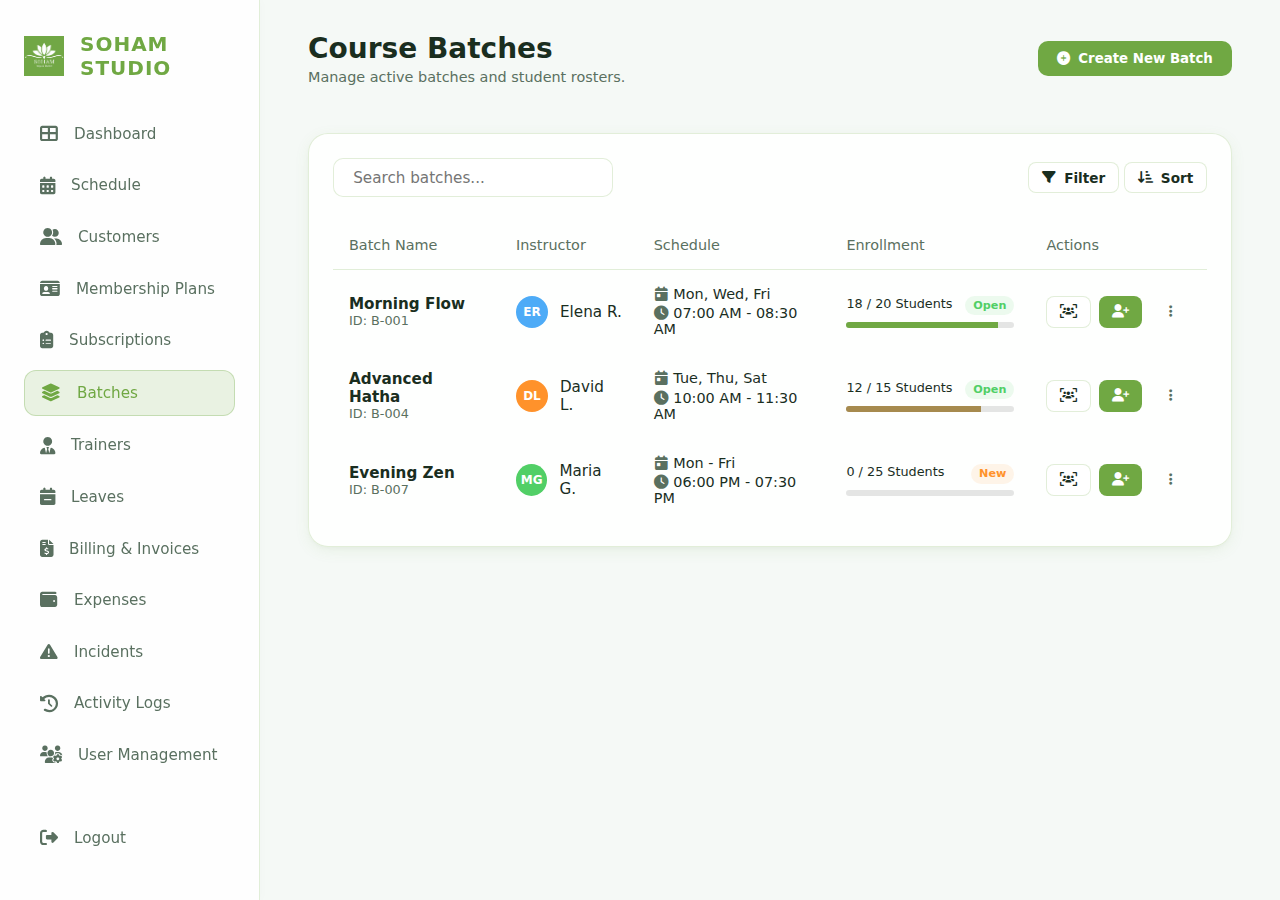
<file: batches.html>
<!DOCTYPE html>
<html lang="en">

<head>
    <meta charset="UTF-8">
    <meta name="viewport" content="width=device-width, initial-scale=1.0">
    <title>Batches | Soham Studio Admin</title>
    <link rel="stylesheet" href="style.css">
    <link rel="stylesheet" href="https://cdnjs.cloudflare.com/ajax/libs/font-awesome/6.4.0/css/all.min.css">
</head>

<body>
    <script src="components/sidebar.js"></script>
    <script src="components/batch-form.js"></script>

    <main class="main-content">
        <header class="animate-fade-in">
            <div class="header-title">
                <h1>Course Batches</h1>
                <p>Manage active batches and student rosters.</p>
            </div>
            <div class="header-actions">
                <button id="new-batch-btn" class="btn btn-primary"><i class="fas fa-plus-circle"></i> Create New
                    Batch</button>
            </div>
        </header>

        <section class="data-container animate-fade-in">
            <div class="table-header">
                <div class="search-box">
                    <input type="text" placeholder="Search batches...">
                </div>
                <div class="filters">
                    <button class="btn btn-secondary btn-sm"><i class="fas fa-filter"></i> Filter</button>
                    <button class="btn btn-secondary btn-sm"><i class="fas fa-arrow-down-short-wide"></i> Sort</button>
                </div>
            </div>
            <table>
                <thead>
                    <tr>
                        <th>Batch Name</th>
                        <th>Instructor</th>
                        <th>Schedule</th>
                        <th>Enrollment</th>
                        <th>Actions</th>
                    </tr>
                </thead>
                <tbody>
                    <tr>
                        <td>
                            <div style="font-weight: 600; color: var(--text-primary);">Morning Flow</div>
                            <div style="font-size: 0.8rem; color: var(--text-secondary);">ID: B-001</div>
                        </td>
                        <td>
                            <div style="display: flex; align-items: center; gap: 0.75rem;">
                                <div
                                    style="width: 32px; height: 32px; border-radius: 50%; background: #4dabf7; display: flex; align-items: center; justify-content: center; font-size: 0.75rem; font-weight: 600; color: white;">
                                    ER</div>
                                <span>Elena R.</span>
                            </div>
                        </td>
                        <td>
                            <div style="display: flex; flex-direction: column; gap: 0.2rem;">
                                <span style="font-size: 0.9rem;"><i class="fas fa-calendar-day"
                                        style="width: 15px; text-align: center; color: var(--text-secondary);"></i> Mon,
                                    Wed, Fri</span>
                                <span style="font-size: 0.9rem;"><i class="fas fa-clock"
                                        style="width: 15px; text-align: center; color: var(--text-secondary);"></i>
                                    07:00 AM - 08:30 AM</span>
                            </div>
                        </td>
                        <td style="width: 200px;">
                            <div
                                style="display: flex; justify-content: space-between; font-size: 0.8rem; margin-bottom: 0.4rem;">
                                <span>18 / 20 Students</span>
                                <span class="status-pill status-active"
                                    style="padding: 0.2rem 0.5rem; font-size: 0.7rem;">Open</span>
                            </div>
                            <div
                                style="height: 6px; background: rgba(0,0,0,0.1); border-radius: 3px; overflow: hidden;">
                                <div style="width: 90%; height: 100%; background: var(--primary);"></div>
                            </div>
                        </td>
                        <td>
                            <div style="display: flex; gap: 0.5rem;">
                                <button class="btn btn-secondary btn-sm" title="Manage Roster"><i
                                        class="fas fa-users-viewfinder"></i></button>
                                <button class="btn btn-primary btn-sm" title="Enroll Student"><i
                                        class="fas fa-user-plus"></i></button>
                                <button class="btn btn-icon"
                                    style="background: none; border: none; color: var(--text-secondary); cursor: pointer;"><i
                                        class="fas fa-ellipsis-v"></i></button>
                            </div>
                        </td>
                    </tr>
                    <tr>
                        <td>
                            <div style="font-weight: 600; color: var(--text-primary);">Advanced Hatha</div>
                            <div style="font-size: 0.8rem; color: var(--text-secondary);">ID: B-004</div>
                        </td>
                        <td>
                            <div style="display: flex; align-items: center; gap: 0.75rem;">
                                <div
                                    style="width: 32px; height: 32px; border-radius: 50%; background: #ff922b; display: flex; align-items: center; justify-content: center; font-size: 0.75rem; font-weight: 600; color: white;">
                                    DL</div>
                                <span>David L.</span>
                            </div>
                        </td>
                        <td>
                            <div style="display: flex; flex-direction: column; gap: 0.2rem;">
                                <span style="font-size: 0.9rem;"><i class="fas fa-calendar-day"
                                        style="width: 15px; text-align: center; color: var(--text-secondary);"></i> Tue,
                                    Thu, Sat</span>
                                <span style="font-size: 0.9rem;"><i class="fas fa-clock"
                                        style="width: 15px; text-align: center; color: var(--text-secondary);"></i>
                                    10:00 AM - 11:30 AM</span>
                            </div>
                        </td>
                        <td style="width: 200px;">
                            <div
                                style="display: flex; justify-content: space-between; font-size: 0.8rem; margin-bottom: 0.4rem;">
                                <span>12 / 15 Students</span>
                                <span class="status-pill status-active"
                                    style="padding: 0.2rem 0.5rem; font-size: 0.7rem;">Open</span>
                            </div>
                            <div
                                style="height: 6px; background: rgba(0,0,0,0.1); border-radius: 3px; overflow: hidden;">
                                <div style="width: 80%; height: 100%; background: var(--secondary);"></div>
                            </div>
                        </td>
                        <td>
                            <div style="display: flex; gap: 0.5rem;">
                                <button class="btn btn-secondary btn-sm" title="Manage Roster"><i
                                        class="fas fa-users-viewfinder"></i></button>
                                <button class="btn btn-primary btn-sm" title="Enroll Student"><i
                                        class="fas fa-user-plus"></i></button>
                                <button class="btn btn-icon"
                                    style="background: none; border: none; color: var(--text-secondary); cursor: pointer;"><i
                                        class="fas fa-ellipsis-v"></i></button>
                            </div>
                        </td>
                    </tr>
                    <tr>
                        <td>
                            <div style="font-weight: 600; color: var(--text-primary);">Evening Zen</div>
                            <div style="font-size: 0.8rem; color: var(--text-secondary);">ID: B-007</div>
                        </td>
                        <td>
                            <div style="display: flex; align-items: center; gap: 0.75rem;">
                                <div
                                    style="width: 32px; height: 32px; border-radius: 50%; background: #51cf66; display: flex; align-items: center; justify-content: center; font-size: 0.75rem; font-weight: 600; color: white;">
                                    MG</div>
                                <span>Maria G.</span>
                            </div>
                        </td>
                        <td>
                            <div style="display: flex; flex-direction: column; gap: 0.2rem;">
                                <span style="font-size: 0.9rem;"><i class="fas fa-calendar-day"
                                        style="width: 15px; text-align: center; color: var(--text-secondary);"></i> Mon
                                    - Fri</span>
                                <span style="font-size: 0.9rem;"><i class="fas fa-clock"
                                        style="width: 15px; text-align: center; color: var(--text-secondary);"></i>
                                    06:00 PM - 07:30 PM</span>
                            </div>
                        </td>
                        <td style="width: 200px;">
                            <div
                                style="display: flex; justify-content: space-between; font-size: 0.8rem; margin-bottom: 0.4rem;">
                                <span>0 / 25 Students</span>
                                <span class="status-pill status-pending"
                                    style="padding: 0.2rem 0.5rem; font-size: 0.7rem;">New</span>
                            </div>
                            <div
                                style="height: 6px; background: rgba(0,0,0,0.1); border-radius: 3px; overflow: hidden;">
                                <div style="width: 0%; height: 100%; background: var(--primary);"></div>
                            </div>
                        </td>
                        <td>
                            <div style="display: flex; gap: 0.5rem;">
                                <button class="btn btn-secondary btn-sm" title="Manage Roster"><i
                                        class="fas fa-users-viewfinder"></i></button>
                                <button class="btn btn-primary btn-sm" title="Enroll Student"><i
                                        class="fas fa-user-plus"></i></button>
                                <button class="btn btn-icon"
                                    style="background: none; border: none; color: var(--text-secondary); cursor: pointer;"><i
                                        class="fas fa-ellipsis-v"></i></button>
                            </div>
                        </td>
                    </tr>
                </tbody>
            </table>
        </section>
    </main>
</body>

</html>
</file>
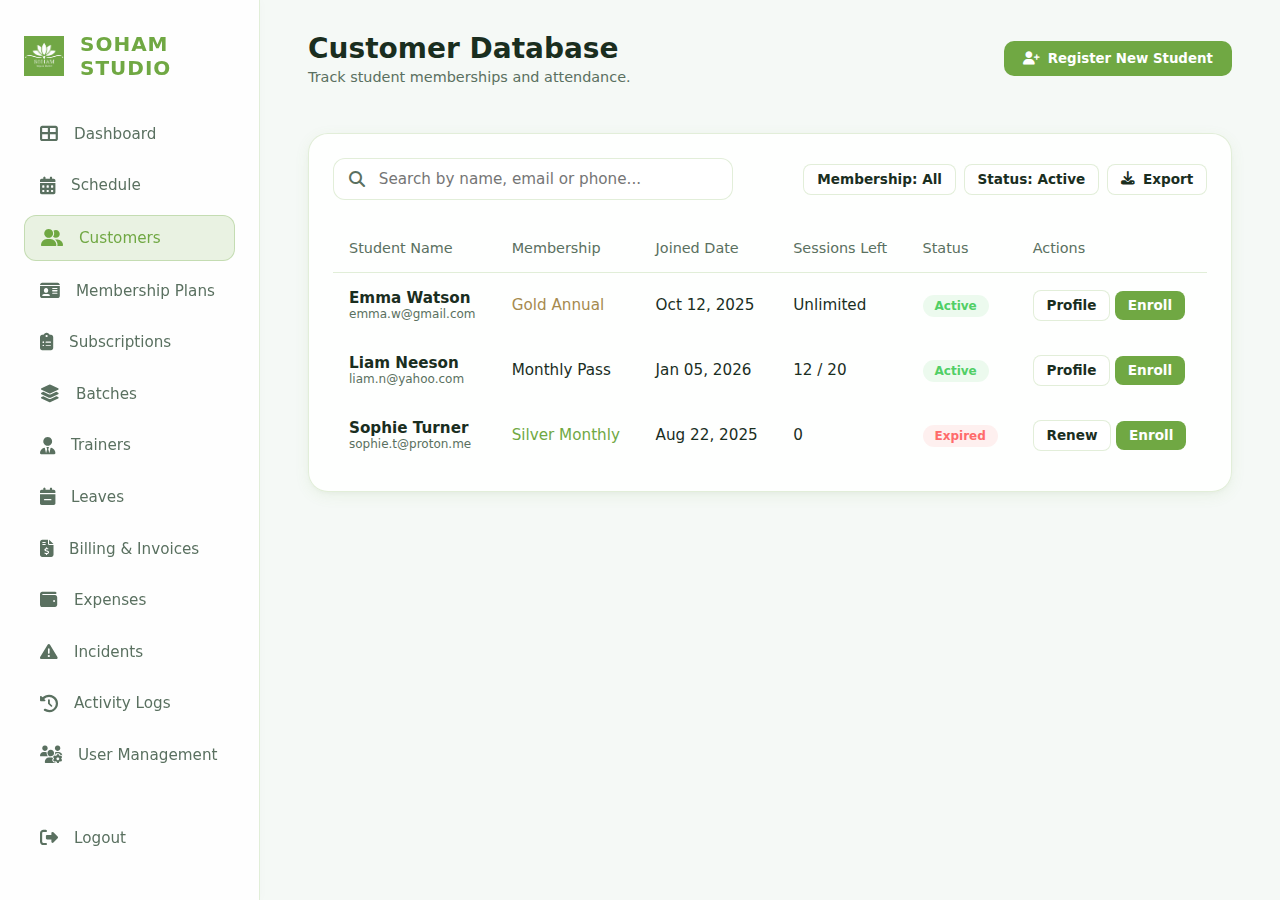
<file: customers.html>
<!DOCTYPE html>
<html lang="en">

<head>
    <meta charset="UTF-8">
    <meta name="viewport" content="width=device-width, initial-scale=1.0">
    <title>Customers | Soham Studio Admin</title>
    <link rel="stylesheet" href="style.css">
    <link rel="stylesheet" href="https://cdnjs.cloudflare.com/ajax/libs/font-awesome/6.4.0/css/all.min.css">
</head>

<body>
    <script src="components/sidebar.js"></script>
    <script src="components/student-form.js"></script>

    <main class="main-content">
        <header class="animate-fade-in">
            <div class="header-title">
                <h1>Customer Database</h1>
                <p>Track student memberships and attendance.</p>
            </div>
            <div class="header-actions">
                <button id="register-student-btn" class="btn btn-primary"><i class="fas fa-user-plus"></i> Register New
                    Student</button>
            </div>
        </header>

        <section class="data-container animate-fade-in">
            <div class="table-header">
                <div class="search-box" style="display: flex; gap: 1rem; align-items: center; flex-grow: 1;">
                    <i class="fas fa-search"
                        style="color: var(--text-secondary); position: absolute; margin-left: 1rem;"></i>
                    <input type="text" placeholder="Search by name, email or phone..."
                        style="background: var(--glass); border: 1px solid var(--glass-border); color: var(--text-primary); padding: 0.7rem 1rem 0.7rem 2.8rem; border-radius: 12px; outline: none; width: 100%; max-width: 400px;">
                </div>
                <div class="filters" style="display: flex; gap: 0.5rem;">
                    <button class="btn btn-secondary btn-sm">Membership: All</button>
                    <button class="btn btn-secondary btn-sm">Status: Active</button>
                    <button class="btn btn-secondary btn-sm"><i class="fas fa-download"></i> Export</button>
                </div>
            </div>
            <table>
                <thead>
                    <tr>
                        <th>Student Name</th>
                        <th>Membership</th>
                        <th>Joined Date</th>
                        <th>Sessions Left</th>
                        <th>Status</th>
                        <th>Actions</th>
                    </tr>
                </thead>
                <tbody>
                    <tr>
                        <td>
                            <div style="font-weight: 600;">Emma Watson</div>
                            <div style="font-size: 0.75rem; color: var(--text-secondary);">emma.w@gmail.com</div>
                        </td>
                        <td><span style="color: var(--secondary);">Gold Annual</span></td>
                        <td>Oct 12, 2025</td>
                        <td>Unlimited</td>
                        <td><span class="status-pill status-active">Active</span></td>
                        <td>
                            <button class="btn btn-secondary btn-sm" style="padding: 0.4rem 0.8rem;">Profile</button>
                            <button class="btn btn-primary btn-sm" style="padding: 0.4rem 0.8rem;">Enroll</button>
                        </td>
                    </tr>
                    <tr>
                        <td>
                            <div style="font-weight: 600;">Liam Neeson</div>
                            <div style="font-size: 0.75rem; color: var(--text-secondary);">liam.n@yahoo.com</div>
                        </td>
                        <td>Monthly Pass</td>
                        <td>Jan 05, 2026</td>
                        <td>12 / 20</td>
                        <td><span class="status-pill status-active">Active</span></td>
                        <td>
                            <button class="btn btn-secondary btn-sm" style="padding: 0.4rem 0.8rem;">Profile</button>
                            <button class="btn btn-primary btn-sm" style="padding: 0.4rem 0.8rem;">Enroll</button>
                        </td>
                    </tr>
                    <tr>
                        <td>
                            <div style="font-weight: 600;">Sophie Turner</div>
                            <div style="font-size: 0.75rem; color: var(--text-secondary);">sophie.t@proton.me</div>
                        </td>
                        <td><span style="color: var(--primary);">Silver Monthly</span></td>
                        <td>Aug 22, 2025</td>
                        <td>0</td>
                        <td><span class="status-pill status-pending"
                                style="background: rgba(255, 107, 107, 0.1); color: #ff6b6b;">Expired</span></td>
                        <td>
                            <button class="btn btn-secondary btn-sm" style="padding: 0.4rem 0.8rem;">Renew</button>
                            <button class="btn btn-primary btn-sm" style="padding: 0.4rem 0.8rem;">Enroll</button>
                        </td>
                    </tr>
                </tbody>
            </table>
        </section>
    </main>
</body>

</html>
</file>
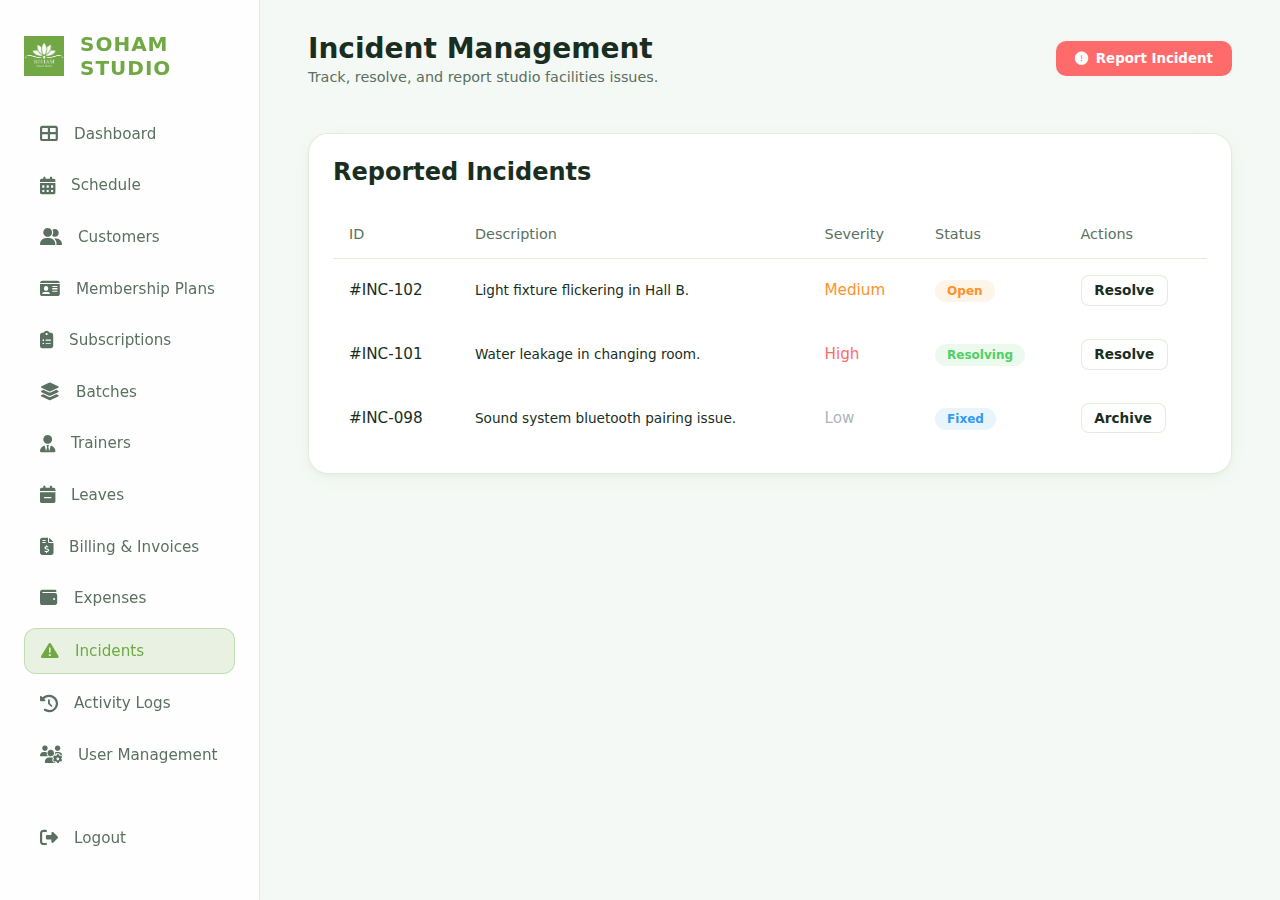
<file: incidents.html>
<!DOCTYPE html>
<html lang="en">

<head>
    <meta charset="UTF-8">
    <meta name="viewport" content="width=device-width, initial-scale=1.0">
    <title>Incidents | Soham Studio Admin</title>
    <link rel="stylesheet" href="style.css">
    <link rel="stylesheet" href="https://cdnjs.cloudflare.com/ajax/libs/font-awesome/6.4.0/css/all.min.css">
</head>

<body>
    <script src="components/sidebar.js"></script>

    <main class="main-content">
        <header class="animate-fade-in">
            <div class="header-title">
                <h1>Incident Management</h1>
                <p>Track, resolve, and report studio facilities issues.</p>
            </div>
            <div class="header-actions">
                <button class="btn btn-primary" style="background: #ff6b6b;"><i class="fas fa-exclamation-circle"></i>
                    Report Incident</button>
            </div>
        </header>

        <section class="data-container animate-fade-in">
            <div class="table-header">
                <h2>Reported Incidents</h2>
            </div>
            <table>
                <thead>
                    <tr>
                        <th>ID</th>
                        <th>Description</th>
                        <th>Severity</th>
                        <th>Status</th>
                        <th>Actions</th>
                    </tr>
                </thead>
                <tbody>
                    <tr>
                        <td>#INC-102</td>
                        <td style="font-size: 0.85rem;">Light fixture flickering in Hall B.</td>
                        <td><span style="color: #ff922b;">Medium</span></td>
                        <td><span class="status-pill status-pending">Open</span></td>
                        <td><button class="btn btn-secondary btn-sm">Resolve</button></td>
                    </tr>
                    <tr>
                        <td>#INC-101</td>
                        <td style="font-size: 0.85rem;">Water leakage in changing room.</td>
                        <td><span style="color: #ff6b6b;">High</span></td>
                        <td><span class="status-pill status-active">Resolving</span></td>
                        <td><button class="btn btn-secondary btn-sm">Resolve</button></td>
                    </tr>
                    <tr>
                        <td>#INC-098</td>
                        <td style="font-size: 0.85rem;">Sound system bluetooth pairing issue.</td>
                        <td><span style="color: #adb5bd;">Low</span></td>
                        <td><span class="status-pill status-completed">Fixed</span></td>
                        <td><button class="btn btn-secondary btn-sm">Archive</button></td>
                    </tr>
                </tbody>
            </table>
        </section>
    </main>
</body>

</html>
</file>
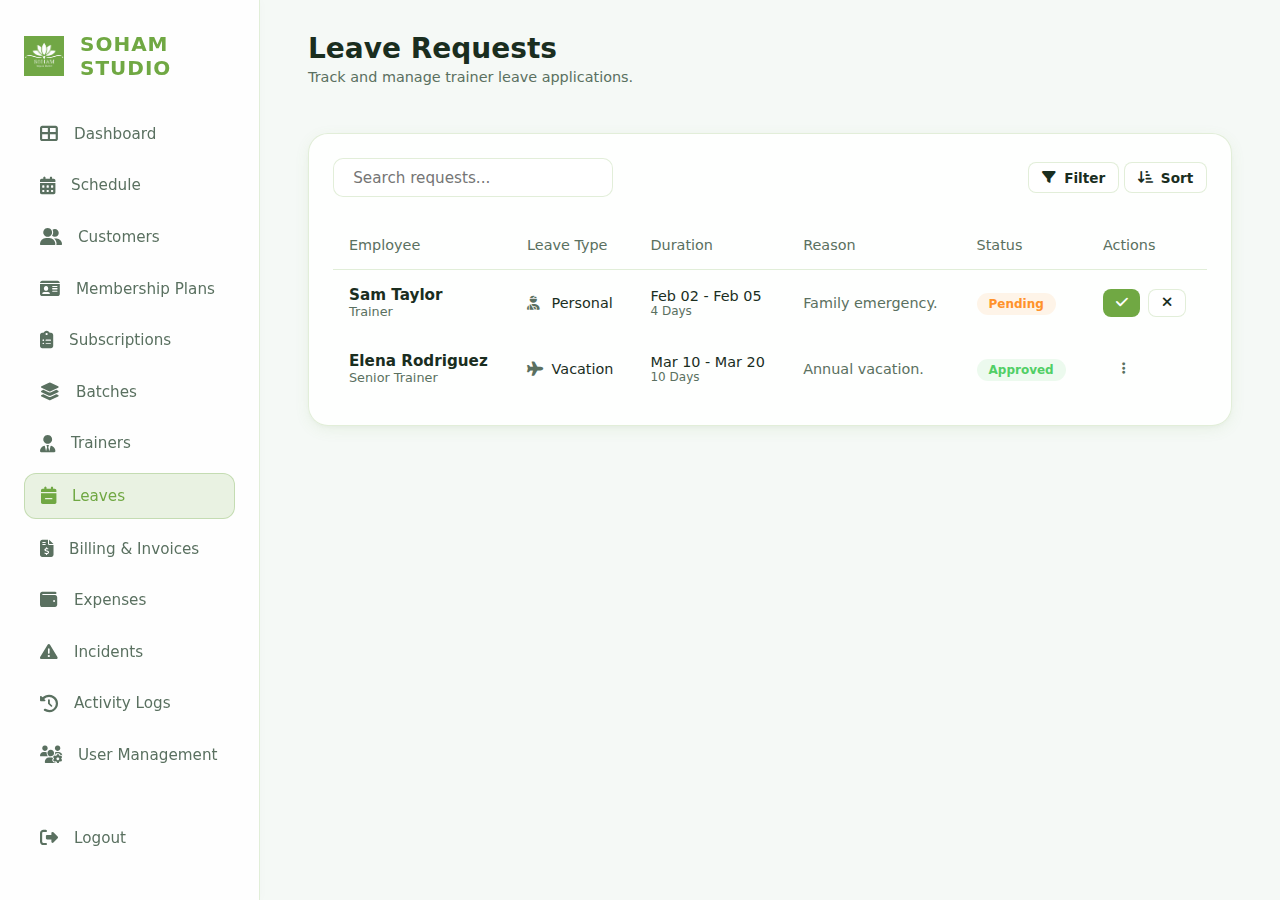
<file: leaves.html>
<!DOCTYPE html>
<html lang="en">

<head>
    <meta charset="UTF-8">
    <meta name="viewport" content="width=device-width, initial-scale=1.0">
    <title>Leave Requests | Soham Studio Admin</title>
    <link rel="stylesheet" href="style.css">
    <link rel="stylesheet" href="https://cdnjs.cloudflare.com/ajax/libs/font-awesome/6.4.0/css/all.min.css">
</head>

<body>
    <script src="components/sidebar.js"></script>

    <main class="main-content">
        <header class="animate-fade-in">
            <div class="header-title">
                <h1>Leave Requests</h1>
                <p>Track and manage trainer leave applications.</p>
            </div>
        </header>

        <section class="data-container animate-fade-in">
            <div class="table-header">
                <div class="search-box">
                    <input type="text" placeholder="Search requests...">
                </div>
                <div class="filters">
                    <button class="btn btn-secondary btn-sm"><i class="fas fa-filter"></i> Filter</button>
                    <button class="btn btn-secondary btn-sm"><i class="fas fa-arrow-down-short-wide"></i> Sort</button>
                </div>
            </div>
            <table>
                <thead>
                    <tr>
                        <th>Employee</th>
                        <th>Leave Type</th>
                        <th>Duration</th>
                        <th>Reason</th>
                        <th>Status</th>
                        <th>Actions</th>
                    </tr>
                </thead>
                <tbody>
                    <tr>
                        <td>
                            <div style="font-weight: 600; color: var(--text-primary);">Sam Taylor</div>
                            <div style="font-size: 0.8rem; color: var(--text-secondary);">Trainer</div>
                        </td>
                        <td>
                            <span style="font-size: 0.9rem;"><i class="fas fa-user-injured"
                                    style="width: 20px; color: var(--text-secondary);"></i> Personal</span>
                        </td>
                        <td>
                            <div style="font-size: 0.9rem;">Feb 02 - Feb 05</div>
                            <div style="font-size: 0.75rem; color: var(--text-secondary);">4 Days</div>
                        </td>
                        <td>
                            <span style="font-size: 0.9rem; color: var(--text-secondary);">Family emergency.</span>
                        </td>
                        <td>
                            <span class="status-pill status-pending">Pending</span>
                        </td>
                        <td>
                            <div style="display: flex; gap: 0.5rem;">
                                <button class="btn btn-primary btn-sm" title="Approve"><i
                                        class="fas fa-check"></i></button>
                                <button class="btn btn-secondary btn-sm" title="Deny"><i
                                        class="fas fa-times"></i></button>
                            </div>
                        </td>
                    </tr>
                    <tr>
                        <td>
                            <div style="font-weight: 600; color: var(--text-primary);">Elena Rodriguez</div>
                            <div style="font-size: 0.8rem; color: var(--text-secondary);">Senior Trainer</div>
                        </td>
                        <td>
                            <span style="font-size: 0.9rem;"><i class="fas fa-plane"
                                    style="width: 20px; color: var(--text-secondary);"></i> Vacation</span>
                        </td>
                        <td>
                            <div style="font-size: 0.9rem;">Mar 10 - Mar 20</div>
                            <div style="font-size: 0.75rem; color: var(--text-secondary);">10 Days</div>
                        </td>
                        <td>
                            <span style="font-size: 0.9rem; color: var(--text-secondary);">Annual vacation.</span>
                        </td>
                        <td>
                            <span class="status-pill status-active">Approved</span>
                        </td>
                        <td>
                            <div style="display: flex; gap: 0.5rem;">
                                <button class="btn btn-icon"
                                    style="background: none; border: none; color: var(--text-secondary); cursor: pointer;"><i
                                        class="fas fa-ellipsis-v"></i></button>
                            </div>
                        </td>
                    </tr>
                </tbody>
            </table>
        </section>
    </main>
</body>

</html>
</file>
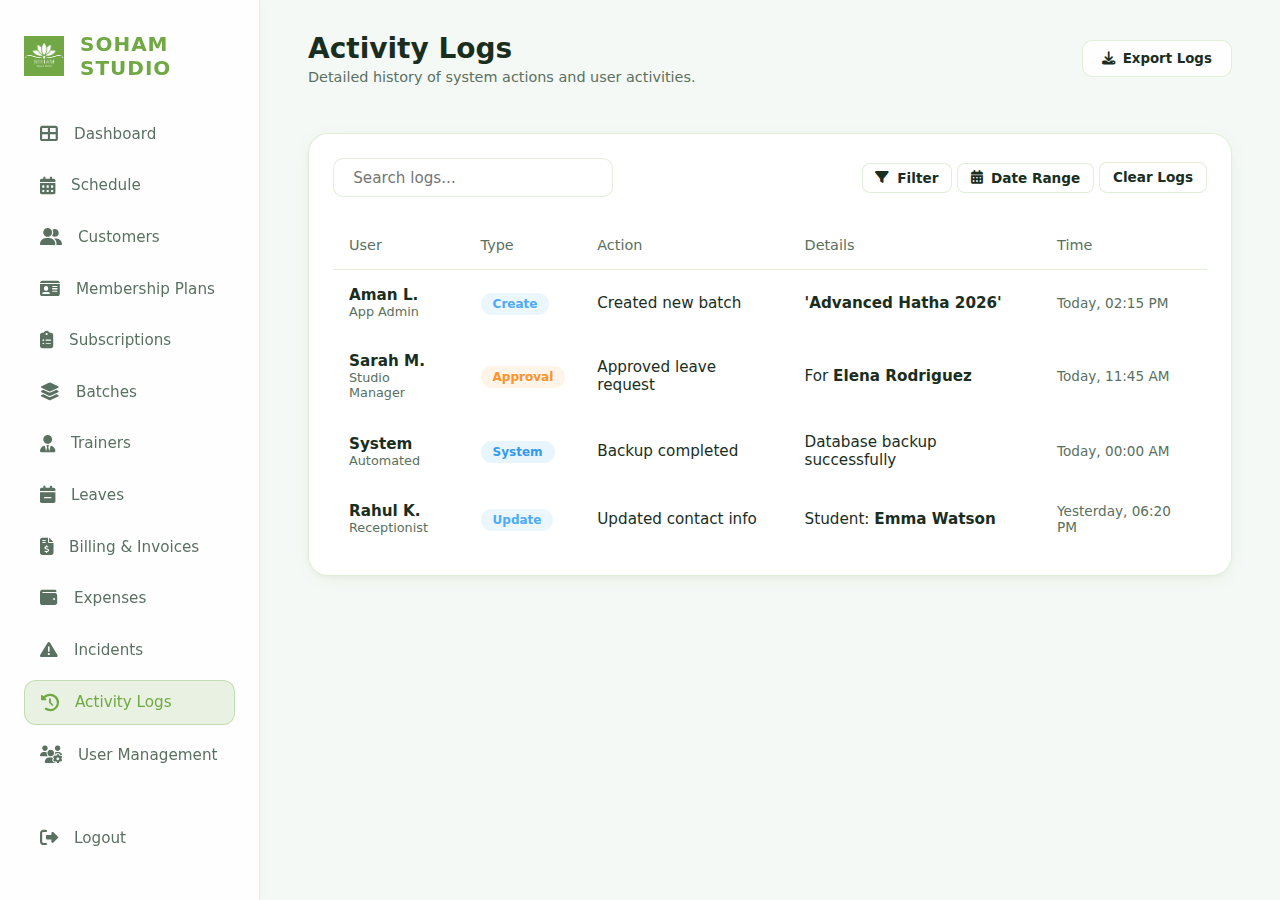
<file: logs.html>
<!DOCTYPE html>
<html lang="en">

<head>
    <meta charset="UTF-8">
    <meta name="viewport" content="width=device-width, initial-scale=1.0">
    <title>Activity Logs | Soham Studio Admin</title>
    <link rel="stylesheet" href="style.css">
    <link rel="stylesheet" href="https://cdnjs.cloudflare.com/ajax/libs/font-awesome/6.4.0/css/all.min.css">
</head>

<body>
    <script src="components/sidebar.js"></script>

    <main class="main-content">
        <header class="animate-fade-in">
            <div class="header-title">
                <h1>Activity Logs</h1>
                <p>Detailed history of system actions and user activities.</p>
            </div>
            <div class="header-actions">
                <button class="btn btn-secondary"><i class="fas fa-download"></i> Export Logs</button>
            </div>
        </header>

        <section class="data-container animate-fade-in">
            <div class="table-header">
                <div class="search-box">
                    <input type="text" placeholder="Search logs...">
                </div>
                <div class="filters">
                    <button class="btn btn-secondary btn-sm"><i class="fas fa-filter"></i> Filter</button>
                    <button class="btn btn-secondary btn-sm"><i class="fas fa-calendar-alt"></i> Date Range</button>
                    <button class="btn btn-secondary btn-sm">Clear Logs</button>
                </div>
            </div>
            <table>
                <thead>
                    <tr>
                        <th>User</th>
                        <th>Type</th>
                        <th>Action</th>
                        <th>Details</th>
                        <th>Time</th>
                    </tr>
                </thead>
                <tbody>
                    <tr>
                        <td>
                            <div style="font-weight: 600; color: var(--text-primary);">Aman L.</div>
                            <div style="font-size: 0.8rem; color: var(--text-secondary);">App Admin</div>
                        </td>
                        <td><span class="status-pill status-active"
                                style="background: rgba(77, 171, 247, 0.1); color: #4dabf7;">Create</span></td>
                        <td>Created new batch</td>
                        <td><strong>'Advanced Hatha 2026'</strong></td>
                        <td style="font-size: 0.85rem; color: var(--text-secondary);">Today, 02:15 PM</td>
                    </tr>
                    <tr>
                        <td>
                            <div style="font-weight: 600; color: var(--text-primary);">Sarah M.</div>
                            <div style="font-size: 0.8rem; color: var(--text-secondary);">Studio Manager</div>
                        </td>
                        <td><span class="status-pill status-pending"
                                style="background: rgba(255, 146, 43, 0.1); color: #ff922b;">Approval</span></td>
                        <td>Approved leave request</td>
                        <td>For <strong>Elena Rodriguez</strong></td>
                        <td style="font-size: 0.85rem; color: var(--text-secondary);">Today, 11:45 AM</td>
                    </tr>
                    <tr>
                        <td>
                            <div style="font-weight: 600; color: var(--text-primary);">System</div>
                            <div style="font-size: 0.8rem; color: var(--text-secondary);">Automated</div>
                        </td>
                        <td><span class="status-pill status-active"
                                style="background: rgba(51, 154, 240, 0.1); color: #339af0;">System</span></td>
                        <td>Backup completed</td>
                        <td>Database backup successfully</td>
                        <td style="font-size: 0.85rem; color: var(--text-secondary);">Today, 00:00 AM</td>
                    </tr>
                    <tr>
                        <td>
                            <div style="font-weight: 600; color: var(--text-primary);">Rahul K.</div>
                            <div style="font-size: 0.8rem; color: var(--text-secondary);">Receptionist</div>
                        </td>
                        <td><span class="status-pill status-active"
                                style="background: rgba(77, 171, 247, 0.1); color: #4dabf7;">Update</span></td>
                        <td>Updated contact info</td>
                        <td>Student: <strong>Emma Watson</strong></td>
                        <td style="font-size: 0.85rem; color: var(--text-secondary);">Yesterday, 06:20 PM</td>
                    </tr>
                </tbody>
            </table>
        </section>
    </main>
</body>

</html>
</file>
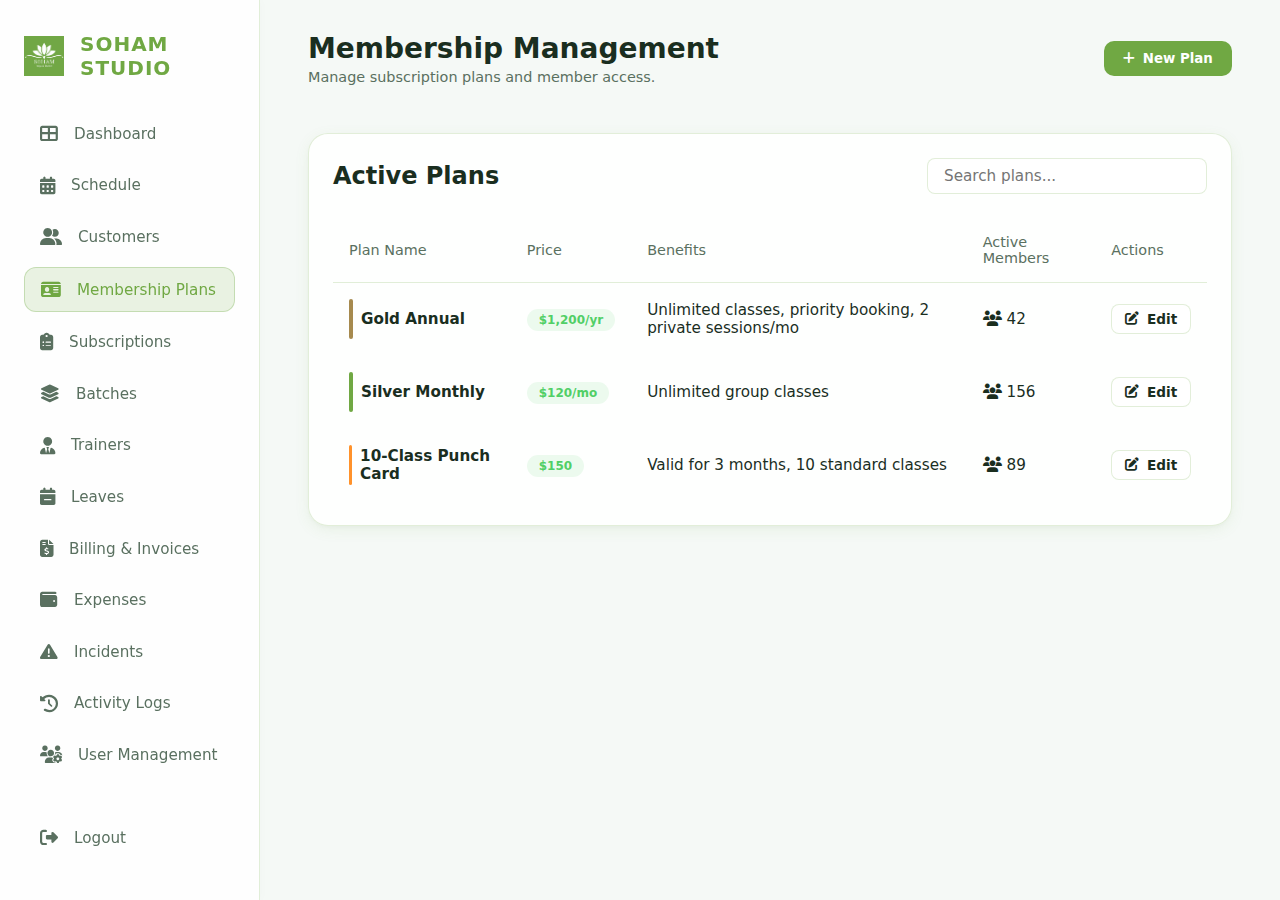
<file: memberships.html>
<!DOCTYPE html>
<html lang="en">

<head>
    <meta charset="UTF-8">
    <meta name="viewport" content="width=device-width, initial-scale=1.0">
    <title>Memberships | Soham Studio Admin</title>
    <link rel="stylesheet" href="style.css">
    <link rel="stylesheet" href="https://cdnjs.cloudflare.com/ajax/libs/font-awesome/6.4.0/css/all.min.css">
</head>

<body>
    <script src="components/sidebar.js"></script>

    <main class="main-content">
        <header class="animate-fade-in">
            <div class="header-title">
                <h1>Membership Management</h1>
                <p>Manage subscription plans and member access.</p>
            </div>
            <div class="header-actions">
                <button class="btn btn-primary"><i class="fas fa-plus"></i> New Plan</button>
            </div>
        </header>

        <section class="data-container animate-fade-in" style="margin-bottom: 2rem;">
            <div class="table-header">
                <h2>Active Plans</h2>
                <div class="search-box">
                    <input type="text" placeholder="Search plans..."
                        style="background: var(--glass); border: 1px solid var(--glass-border); color: var(--text-primary); padding: 0.5rem 1rem; border-radius: 8px; outline: none;">
                </div>
            </div>
            <table>
                <thead>
                    <tr>
                        <th>Plan Name</th>
                        <th>Price</th>
                        <th>Benefits</th>
                        <th>Active Members</th>
                        <th>Actions</th>
                    </tr>
                </thead>
                <tbody>
                    <tr>
                        <td>
                            <div style="display: flex; align-items: center; gap: 0.5rem;">
                                <div
                                    style="width: 4px; height: 40px; background: var(--secondary); border-radius: 2px;">
                                </div>
                                <strong>Gold Annual</strong>
                            </div>
                        </td>
                        <td><span class="status-pill status-active">$1,200/yr</span></td>
                        <td>Unlimited classes, priority booking, 2 private sessions/mo</td>
                        <td><i class="fas fa-users"></i> 42</td>
                        <td>
                            <button class="btn btn-secondary btn-sm"><i class="fas fa-edit"></i> Edit</button>
                        </td>
                    </tr>
                    <tr>
                        <td>
                            <div style="display: flex; align-items: center; gap: 0.5rem;">
                                <div style="width: 4px; height: 40px; background: var(--primary); border-radius: 2px;">
                                </div>
                                <strong>Silver Monthly</strong>
                            </div>
                        </td>
                        <td><span class="status-pill status-active">$120/mo</span></td>
                        <td>Unlimited group classes</td>
                        <td><i class="fas fa-users"></i> 156</td>
                        <td>
                            <button class="btn btn-secondary btn-sm"><i class="fas fa-edit"></i> Edit</button>
                        </td>
                    </tr>
                    <tr>
                        <td>
                            <div style="display: flex; align-items: center; gap: 0.5rem;">
                                <div style="width: 4px; height: 40px; background: #ff922b; border-radius: 2px;"></div>
                                <strong>10-Class Punch Card</strong>
                            </div>
                        </td>
                        <td><span class="status-pill status-active">$150</span></td>
                        <td>Valid for 3 months, 10 standard classes</td>
                        <td><i class="fas fa-users"></i> 89</td>
                        <td>
                            <button class="btn btn-secondary btn-sm"><i class="fas fa-edit"></i> Edit</button>
                        </td>
                    </tr>
                </tbody>
            </table>
        </section>


    </main>
</body>

</html>
</file>
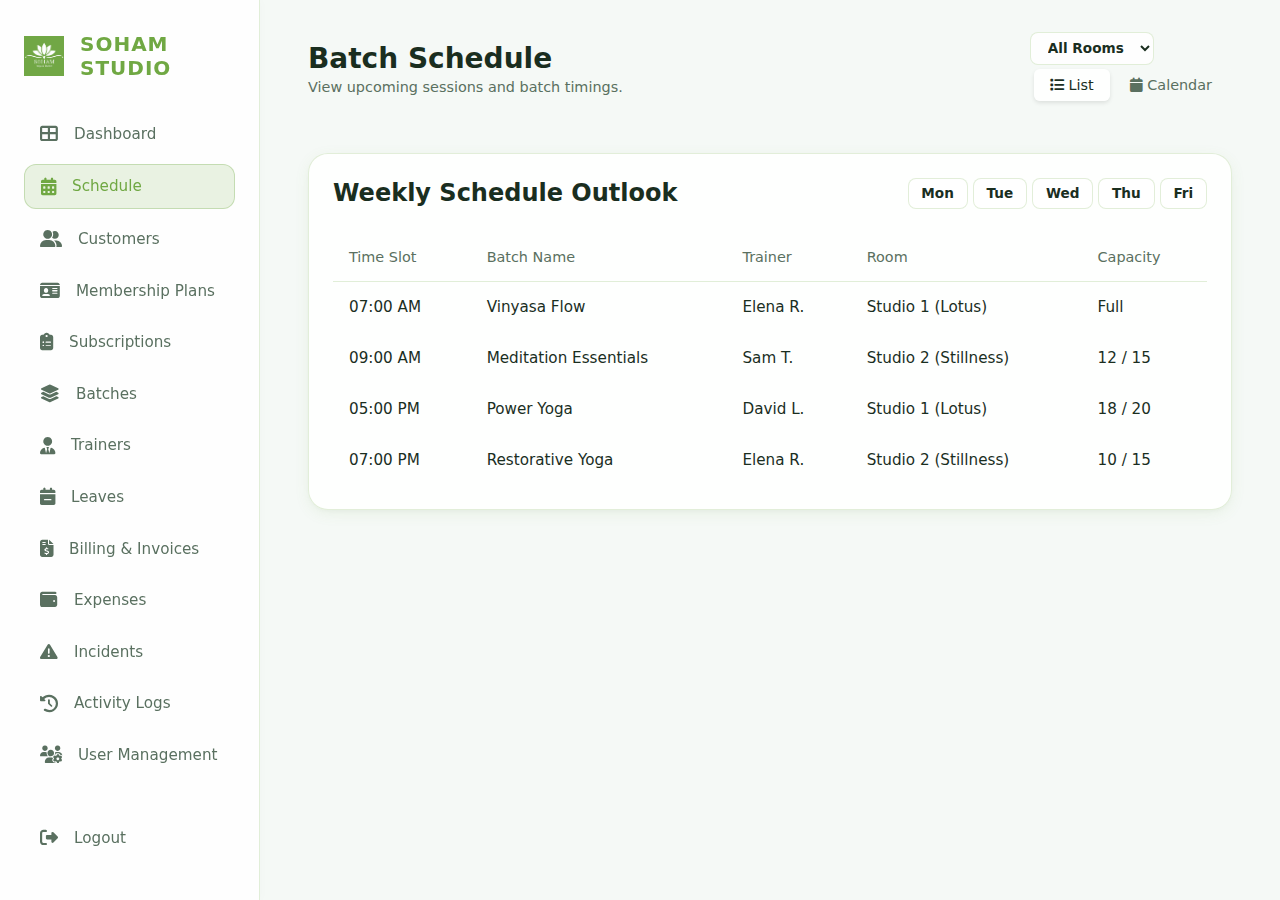
<file: schedule.html>
<!DOCTYPE html>
<html lang="en">

<head>
    <meta charset="UTF-8">
    <meta name="viewport" content="width=device-width, initial-scale=1.0">
    <title>Schedule | Soham Studio Admin</title>
    <link rel="stylesheet" href="style.css">
    <link rel="stylesheet" href="https://cdnjs.cloudflare.com/ajax/libs/font-awesome/6.4.0/css/all.min.css">
    <style>
        .calendar-container {
            height: calc(100vh - 240px);
            /* Fit within screen, subtracting header/nav */
            overflow-y: auto;
            background: rgba(255, 255, 255, 0.02);
            border-radius: 12px;
            border: 1px solid var(--glass-border);
            position: relative;
        }

        .week-grid {
            display: grid;
            grid-template-columns: 60px repeat(7, 1fr);
            /* Time column + 7 Days */
            grid-auto-rows: 50px;
            /* Height per hour slot */
            min-width: 800px;
        }

        .grid-header {
            position: sticky;
            top: 0;
            z-index: 10;
            background: rgba(245, 247, 246, 0.95);
            /* Matches body bg --bg-dark mostly */
            backdrop-filter: blur(5px);
            border-bottom: 1px solid var(--glass-border);
            font-weight: 600;
            text-align: center;
            padding: 0.5rem;
            color: var(--text-secondary);
            display: flex;
            align-items: center;
            justify-content: center;
        }

        .time-slot {
            text-align: right;
            padding-right: 1rem;
            color: var(--text-secondary);
            font-size: 0.8rem;
            font-weight: 500;
            transform: translateY(-50%);
            /* Center text to line line */
            border-right: 1px solid var(--glass-border);
            position: sticky;
            left: 0;
            background: var(--bg-dark);
            z-index: 5;
            display: flex;
            align-items: center;
            justify-content: flex-end;
        }

        .day-column {
            border-right: 1px solid rgba(255, 255, 255, 0.05);
            position: relative;
        }

        .grid-cell {
            height: 50px;
            border-bottom: 1px solid rgba(255, 255, 255, 0.05);
            position: relative;
        }

        /* Events positioned absolutely within the grid */
        .week-event {
            position: absolute;
            width: 90%;
            left: 5%;
            padding: 0.25rem 0.5rem;
            border-radius: 6px;
            font-size: 0.75rem;
            cursor: pointer;
            box-shadow: 0 2px 4px rgba(0, 0, 0, 0.1);
            overflow: hidden;
            display: flex;
            flex-direction: column;
            justify-content: center;
            z-index: 2;
        }

        .week-event.event-primary {
            background: rgba(224, 49, 112, 0.15);
            color: #ff80b0;
            border-left: 3px solid var(--primary);
        }

        .week-event.event-secondary {
            background: rgba(142, 68, 173, 0.15);
            color: #d2b4de;
            border-left: 3px solid var(--secondary);
        }

        .view-toggle {
            display: flex;
            background: rgba(255, 255, 255, 0.05);
            border-radius: 8px;
            padding: 0.25rem;
            gap: 0.25rem;
        }

        .view-btn {
            background: none;
            border: none;
            color: var(--text-secondary);
            padding: 0.5rem 1rem;
            border-radius: 6px;
            cursor: pointer;
            font-size: 0.9rem;
            transition: all 0.3s ease;
        }

        .view-btn.active {
            background: var(--bg-card);
            color: var(--text-primary);
            box-shadow: 0 2px 4px rgba(0, 0, 0, 0.1);
        }
    </style>
</head>

<body>
    <script src="components/sidebar.js"></script>

    <main class="main-content" style="overflow: hidden; max-height: 100vh;">
        <header class="animate-fade-in">
            <div class="header-title">
                <h1>Batch Schedule</h1>
                <p>View upcoming sessions and batch timings.</p>
            </div>
            <div class="header-actions">
                <!-- Week Navigation Controls -->
                <div class="btn-group" id="weekNav" style="display: none; margin-right: 1rem;">
                    <button class="btn btn-secondary btn-sm" onclick="changeWeek(-1)"><i
                            class="fas fa-chevron-left"></i></button>
                    <button class="btn btn-secondary btn-sm" id="currentWeekLabel" style="min-width: 150px;">Feb 26 -
                        Mar 04</button>
                    <button class="btn btn-secondary btn-sm" onclick="changeWeek(1)"><i
                            class="fas fa-chevron-right"></i></button>
                </div>

                <!-- Room Filter -->
                <div style="margin-right: 1rem;">
                    <select id="roomFilter" class="btn btn-secondary btn-sm" onchange="filterSchedule()"
                        style="background: var(--glass); border: 1px solid var(--glass-border); color: var(--text-primary); outline: none;">
                        <option value="all">All Rooms</option>
                        <option value="Studio 1">Studio 1</option>
                        <option value="Studio 2">Studio 2</option>
                    </select>
                </div>

                <div class="view-toggle">
                    <button class="view-btn active" onclick="switchView('list')"><i class="fas fa-list"></i>
                        List</button>
                    <button class="view-btn" onclick="switchView('calendar')"><i class="fas fa-calendar"></i>
                        Calendar</button>
                </div>
            </div>
        </header>

        <!-- List View -->
        <section id="listView" class="data-container animate-fade-in">
            <div class="table-header">
                <h2>Weekly Schedule Outlook</h2>
                <div class="btn-group">
                    <button class="btn btn-secondary btn-sm active">Mon</button>
                    <button class="btn btn-secondary btn-sm">Tue</button>
                    <button class="btn btn-secondary btn-sm">Wed</button>
                    <button class="btn btn-secondary btn-sm">Thu</button>
                    <button class="btn btn-secondary btn-sm">Fri</button>
                </div>
            </div>
            <table>
                <thead>
                    <tr>
                        <th>Time Slot</th>
                        <th>Batch Name</th>
                        <th>Trainer</th>
                        <th>Room</th>
                        <th>Capacity</th>
                    </tr>
                </thead>
                <tbody>
                    <tr>
                        <td>07:00 AM</td>
                        <td>Vinyasa Flow</td>
                        <td>Elena R.</td>
                        <td>Studio 1 (Lotus)</td>
                        <td>Full</td>
                    </tr>
                    <tr>
                        <td>09:00 AM</td>
                        <td>Meditation Essentials</td>
                        <td>Sam T.</td>
                        <td>Studio 2 (Stillness)</td>
                        <td>12 / 15</td>
                    </tr>
                    <tr>
                        <td>05:00 PM</td>
                        <td>Power Yoga</td>
                        <td>David L.</td>
                        <td>Studio 1 (Lotus)</td>
                        <td>18 / 20</td>
                    </tr>
                    <tr>
                        <td>07:00 PM</td>
                        <td>Restorative Yoga</td>
                        <td>Elena R.</td>
                        <td>Studio 2 (Stillness)</td>
                        <td>10 / 15</td>
                    </tr>
                </tbody>
            </table>
        </section>

        <!-- Calendar View (Weekly Time Grid) -->
        <section id="calendarView" class="animate-fade-in" style="display: none;">
            <div class="calendar-container">
                <div class="week-grid">
                    <!-- Header Row -->
                    <div class="grid-header" style="background: var(--bg-dark); z-index: 20;">Time</div>
                    <div class="grid-header" id="header-mon">Mon</div>
                    <div class="grid-header" id="header-tue">Tue</div>
                    <div class="grid-header" id="header-wed">Wed</div>
                    <div class="grid-header" id="header-thu">Thu</div>
                    <div class="grid-header" id="header-fri">Fri</div>
                    <div class="grid-header" id="header-sat">Sat</div>
                    <div class="grid-header" id="header-sun">Sun</div>

                    <!-- Time Slots & Grid -->
                    <!-- 7:00 AM -->
                    <div class="time-slot" style="grid-row: 2;">07:00 AM</div>
                    <!-- Mon 7am Event -->
                    <div class="day-column" style="grid-column: 2; grid-row: 2/ span 2;">
                        <!-- Box spans 7am to 8am -->
                        <div class="week-event event-primary" style="top: 2px; height: 95%;">
                            <strong>Vinyasa Flow</strong>
                            <div style="font-size: 0.75rem; margin-bottom: 2px;"><i class="fas fa-map-marker-alt"></i>
                                Studio 1</div>
                            <span>07:00 - 08:30</span>
                        </div>
                        <div class="week-event event-secondary" style="top: 2px; height: 95%;">
                            <strong>Power Yoga</strong>
                            <div style="font-size: 0.75rem; margin-bottom: 2px;"><i class="fas fa-map-marker-alt"></i>
                                Studio 2</div>
                            <span>07:00 - 08:30</span>
                        </div>
                    </div>
                    <div class="day-column" style="grid-column: 3; grid-row: 2;"></div>
                    <div class="day-column" style="grid-column: 4; grid-row: 2 / span 2;">
                        <div class="week-event event-primary" style="top: 2px; height: 95%;">
                            <strong>Vinyasa Flow</strong>
                            <div style="font-size: 0.75rem; margin-bottom: 2px;"><i class="fas fa-map-marker-alt"></i>
                                Studio 1</div>
                            <span>07:00 - 08:30</span>
                        </div>
                    </div>
                    <div class="day-column" style="grid-column: 5; grid-row: 2;"></div>
                    <div class="day-column" style="grid-column: 6; grid-row: 2;"></div>
                    <div class="day-column" style="grid-column: 7; grid-row: 2;"></div>
                    <div class="day-column" style="grid-column: 8; grid-row: 2;"></div>

                    <!-- 8:00 AM -->
                    <div class="time-slot" style="grid-row: 3;">08:00 AM</div>
                    <div class="day-column" style="grid-column: 2; grid-row: 3;"></div>
                    <div class="day-column" style="grid-column: 3; grid-row: 3;"></div>
                    <div class="day-column" style="grid-column: 4; grid-row: 3;"></div>
                    <div class="day-column" style="grid-column: 5; grid-row: 3;"></div>
                    <div class="day-column" style="grid-column: 6; grid-row: 3;"></div>
                    <div class="day-column" style="grid-column: 7; grid-row: 3;"></div>
                    <div class="day-column" style="grid-column: 8; grid-row: 3;"></div>

                    <!-- 9:00 AM -->
                    <div class="time-slot" style="grid-row: 4;">09:00 AM</div>
                    <div class="day-column" style="grid-column: 2; grid-row: 4;"></div>
                    <div class="day-column" style="grid-column: 3; grid-row: 4; grid-row: 4 / span 2;">
                        <div class="week-event event-secondary" style="top: 2px; height: 95%;">
                            <strong>Meditation</strong>
                            <div style="font-size: 0.75rem; margin-bottom: 2px;"><i class="fas fa-map-marker-alt"></i>
                                Studio 2</div>
                            <span>09:00 - 10:00</span>
                        </div>
                    </div>
                    <div class="day-column" style="grid-column: 4; grid-row: 4;"></div>
                    <div class="day-column" style="grid-column: 5; grid-row: 4;"></div>
                    <div class="day-column" style="grid-column: 6; grid-row: 4;"></div>
                    <div class="day-column" style="grid-column: 7; grid-row: 4;"></div>
                    <div class="day-column" style="grid-column: 8; grid-row: 4;"></div>

                    <!-- 10:00 AM -->
                    <div class="time-slot" style="grid-row: 5;">10:00 AM</div>
                    <div class="day-column" style="grid-column: 2; grid-row: 5;"></div>
                    <div class="day-column" style="grid-column: 3; grid-row: 5;"></div>
                    <div class="day-column" style="grid-column: 4; grid-row: 5;"></div>
                    <div class="day-column" style="grid-column: 5; grid-row: 5;"></div>
                    <div class="day-column" style="grid-column: 6; grid-row: 5;"></div>
                    <div class="day-column" style="grid-column: 7; grid-row: 5;"></div>
                    <div class="day-column" style="grid-column: 8; grid-row: 5;"></div>

                    <!-- 11:00 AM -->
                    <div class="time-slot" style="grid-row: 6;">11:00 AM</div>
                    <div class="day-column" style="grid-column: 2; grid-row: 6;"></div>
                    <div class="day-column" style="grid-column: 3; grid-row: 6;"></div>
                    <div class="day-column" style="grid-column: 4; grid-row: 6;"></div>
                    <div class="day-column" style="grid-column: 5; grid-row: 6;"></div>
                    <div class="day-column" style="grid-column: 6; grid-row: 6;"></div>
                    <div class="day-column" style="grid-column: 7; grid-row: 6;"></div>
                    <div class="day-column" style="grid-column: 8; grid-row: 6;"></div>

                    <!-- 12:00 PM -->
                    <div class="time-slot" style="grid-row: 7;">12:00 PM</div>
                    <div class="day-column" style="grid-column: 2; grid-row: 7;"></div>
                    <div class="day-column" style="grid-column: 3; grid-row: 7;"></div>
                    <div class="day-column" style="grid-column: 4; grid-row: 7;"></div>
                    <div class="day-column" style="grid-column: 5; grid-row: 7;"></div>
                    <div class="day-column" style="grid-column: 6; grid-row: 7;"></div>
                    <div class="day-column" style="grid-column: 7; grid-row: 7;"></div>
                    <div class="day-column" style="grid-column: 8; grid-row: 7;"></div>

                    <!-- 01:00 PM -->
                    <div class="time-slot" style="grid-row: 8;">01:00 PM</div>
                    <div class="day-column" style="grid-column: 2; grid-row: 8;"></div>
                    <div class="day-column" style="grid-column: 3; grid-row: 8;"></div>
                    <div class="day-column" style="grid-column: 4; grid-row: 8;"></div>
                    <div class="day-column" style="grid-column: 5; grid-row: 8;"></div>
                    <div class="day-column" style="grid-column: 6; grid-row: 8;"></div>
                    <div class="day-column" style="grid-column: 7; grid-row: 8;"></div>
                    <div class="day-column" style="grid-column: 8; grid-row: 8;"></div>

                    <!-- 02:00 PM -->
                    <div class="time-slot" style="grid-row: 9;">02:00 PM</div>
                    <div class="day-column" style="grid-column: 2; grid-row: 9;"></div>
                    <div class="day-column" style="grid-column: 3; grid-row: 9;"></div>
                    <div class="day-column" style="grid-column: 4; grid-row: 9;"></div>
                    <div class="day-column" style="grid-column: 5; grid-row: 9;"></div>
                    <div class="day-column" style="grid-column: 6; grid-row: 9;"></div>
                    <div class="day-column" style="grid-column: 7; grid-row: 9;"></div>
                    <div class="day-column" style="grid-column: 8; grid-row: 9;"></div>

                    <!-- 03:00 PM -->
                    <div class="time-slot" style="grid-row: 10;">03:00 PM</div>
                    <div class="day-column" style="grid-column: 2; grid-row: 10;"></div>
                    <div class="day-column" style="grid-column: 3; grid-row: 10;"></div>
                    <div class="day-column" style="grid-column: 4; grid-row: 10;"></div>
                    <div class="day-column" style="grid-column: 5; grid-row: 10;"></div>
                    <div class="day-column" style="grid-column: 6; grid-row: 10;"></div>
                    <div class="day-column" style="grid-column: 7; grid-row: 10;"></div>
                    <div class="day-column" style="grid-column: 8; grid-row: 10;"></div>

                    <!-- 04:00 PM -->
                    <div class="time-slot" style="grid-row: 11;">04:00 PM</div>
                    <div class="day-column" style="grid-column: 2; grid-row: 11;"></div>
                    <div class="day-column" style="grid-column: 3; grid-row: 11;"></div>
                    <div class="day-column" style="grid-column: 4; grid-row: 11;"></div>
                    <div class="day-column" style="grid-column: 5; grid-row: 11;"></div>
                    <div class="day-column" style="grid-column: 6; grid-row: 11;"></div>
                    <div class="day-column" style="grid-column: 7; grid-row: 11;"></div>
                    <div class="day-column" style="grid-column: 8; grid-row: 11;"></div>
                    <!-- 5:00 PM -->
                    <div class="time-slot" style="grid-row: 12;">05:00 PM</div>
                    <!-- Mon 5pm Event -->
                    <div class="day-column" style="grid-column: 2; grid-row: 12 / span 2;">
                        <div class="week-event event-secondary" style="top: 2px; height: 95%;">
                            <strong>Power Yoga</strong>
                            <div style="font-size: 0.75rem; margin-bottom: 2px;"><i class="fas fa-map-marker-alt"></i>
                                Studio 1</div>
                            <span>05:00 - 06:30</span>
                        </div>
                    </div>


                    <!-- 7:00 PM -->
                    <div class="time-slot" style="grid-row: 14;">07:00 PM</div>
                    <!-- Mon 7pm Event -->
                    <div class="day-column" style="grid-column: 2; grid-row: 14 / span 2;">
                        <div class="week-event event-primary" style="top: 2px; height: 95%;">
                            <strong>Restorative</strong>
                            <div style="font-size: 0.75rem; margin-bottom: 2px;"><i class="fas fa-map-marker-alt"></i>
                                Studio 2</div>
                            <span>07:00 - 08:00</span>
                        </div>
                    </div>


                    <!-- Filler rows to maintain grid structure visually -->
                    <!-- Just examples to Fill visually -->
                    <div class="grid-cell"
                        style="grid-column: 2; grid-row: 2/16; z-index: -1; border-right: 1px solid rgba(255,255,255,0.05);">
                    </div>
                    <div class="grid-cell"
                        style="grid-column: 3; grid-row: 2/16; z-index: -1; border-right: 1px solid rgba(255,255,255,0.05);">
                    </div>
                    <div class="grid-cell"
                        style="grid-column: 4; grid-row: 2/16; z-index: -1; border-right: 1px solid rgba(255,255,255,0.05);">
                    </div>
                    <div class="grid-cell"
                        style="grid-column: 5; grid-row: 2/16; z-index: -1; border-right: 1px solid rgba(255,255,255,0.05);">
                    </div>
                    <div class="grid-cell"
                        style="grid-column: 6; grid-row: 2/16; z-index: -1; border-right: 1px solid rgba(255,255,255,0.05);">
                    </div>
                    <div class="grid-cell"
                        style="grid-column: 7; grid-row: 2/16; z-index: -1; border-right: 1px solid rgba(255,255,255,0.05);">
                    </div>
                    <div class="grid-cell"
                        style="grid-column: 8; grid-row: 2/16; z-index: -1; border-right: 1px solid rgba(255,255,255,0.05);">
                    </div>

                </div>
            </div>
        </section>
    </main>
    <script>
        let currentWeekOffset = 0;

        function getStartOfWeek(date) {
            const day = date.getDay();
            const diff = date.getDate() - day + (day === 0 ? -6 : 1); // Adjust when day is Sunday
            return new Date(date.setDate(diff));
        }

        function updateWeekDisplay() {
            const today = new Date();
            const startOfWeek = getStartOfWeek(new Date(today.setDate(today.getDate() + (currentWeekOffset * 7))));
            const endOfWeek = new Date(startOfWeek);
            endOfWeek.setDate(endOfWeek.getDate() + 6);

            // Update Label
            const options = { month: 'short', day: 'numeric' };
            document.getElementById('currentWeekLabel').innerText = `${startOfWeek.toLocaleDateString('en-US', options)} - ${endOfWeek.toLocaleDateString('en-US', options)}`;

            // Update Header Days
            const days = ['mon', 'tue', 'wed', 'thu', 'fri', 'sat', 'sun'];
            for (let i = 0; i < 7; i++) {
                const dayDate = new Date(startOfWeek);
                dayDate.setDate(dayDate.getDate() + i);
                const dayName = dayDate.toLocaleDateString('en-US', { weekday: 'short' });
                const dayNum = dayDate.getDate();
                document.getElementById(`header-${days[i]}`).innerHTML = `${dayName} <br> <span style="font-size: 0.8rem; font-weight: normal;">${dayNum}</span>`;
            }
        }

        function changeWeek(offset) {
            currentWeekOffset += offset;
            updateWeekDisplay();
        }

        function switchView(view) {
            const listView = document.getElementById('listView');
            const calendarView = document.getElementById('calendarView');
            const buttons = document.querySelectorAll('.view-btn');
            const weekNav = document.getElementById('weekNav');

            if (view === 'list') {
                listView.style.display = 'block';
                calendarView.style.display = 'none';
                buttons[0].classList.add('active');
                buttons[1].classList.remove('active');
                weekNav.style.display = 'flex'; // Show in list view too
                updateWeekDisplay(); // Ensure dates are set
            } else {
                listView.style.display = 'none';
                calendarView.style.display = 'block';
                buttons[0].classList.remove('active');
                buttons[1].classList.add('active');
                weekNav.style.display = 'flex';
                updateWeekDisplay(); // Init dates
            }
        }

        function filterSchedule() {
            const filterValue = document.getElementById('roomFilter').value;
            const listView = document.getElementById('listView');
            const calendarView = document.getElementById('calendarView');

            // Filter List View
            if (listView.style.display !== 'none') {
                const rows = listView.querySelectorAll('tbody tr');
                rows.forEach(row => {
                    const roomCell = row.cells[3].innerText; // Room column is index 3
                    if (filterValue === 'all' || roomCell.includes(filterValue)) {
                        row.style.display = '';
                    } else {
                        row.style.display = 'none';
                    }
                });
            }

            // Filter Calendar View & General Events (if visible)
            // Even if hidden, good to update state or check visibility
            const events = document.querySelectorAll('.week-event');
            events.forEach(event => {
                const roomText = event.innerText;
                // Checks if the event element contains the room text.
                // Note: The room text is inside a div, so innerText of the parent .week-event will include it.
                if (filterValue === 'all' || roomText.includes(filterValue)) {
                    event.style.visibility = 'visible';
                    event.style.display = 'flex';
                } else {
                    event.style.display = 'none';
                }
            });

            layoutEvents();
        }

        function layoutEvents() {
            const columns = document.querySelectorAll('.day-column');
            columns.forEach(col => {
                const visibleEvents = Array.from(col.querySelectorAll('.week-event')).filter(e => e.style.display !== 'none');
                const count = visibleEvents.length;

                if (count > 0) {
                    const width = 90 / count;
                    visibleEvents.forEach((ev, index) => {
                        ev.style.width = `${width}%`;
                        ev.style.left = `${5 + (index * width)}%`;
                        ev.style.zIndex = index + 5;
                    });
                }
            });
        }

        window.addEventListener('DOMContentLoaded', () => {
            updateWeekDisplay();
            layoutEvents();
        });

    </script>
</body>

</html>
</file>
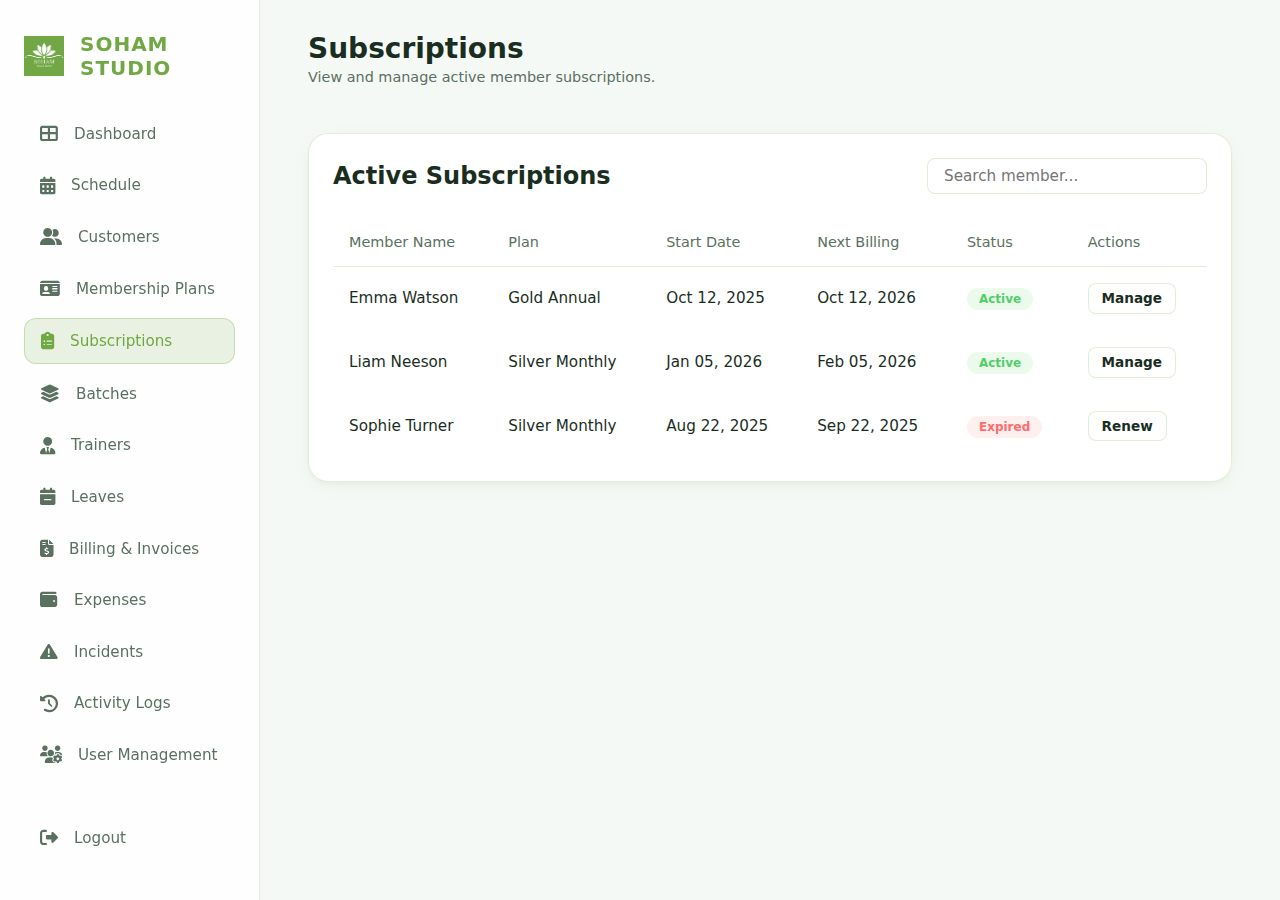
<file: subscriptions.html>
<!DOCTYPE html>
<html lang="en">

<head>
    <meta charset="UTF-8">
    <meta name="viewport" content="width=device-width, initial-scale=1.0">
    <title>Subscriptions | Soham Studio Admin</title>
    <link rel="stylesheet" href="style.css">
    <link rel="stylesheet" href="https://cdnjs.cloudflare.com/ajax/libs/font-awesome/6.4.0/css/all.min.css">
</head>

<body>
    <script src="components/sidebar.js"></script>

    <main class="main-content">
        <header class="animate-fade-in">
            <div class="header-title">
                <h1>Subscriptions</h1>
                <p>View and manage active member subscriptions.</p>
            </div>
        </header>

        <section class="data-container animate-fade-in">
            <div class="table-header">
                <h2>Active Subscriptions</h2>
                <div class="search-box">
                    <input type="text" placeholder="Search member..."
                        style="background: var(--glass); border: 1px solid var(--glass-border); color: var(--text-primary); padding: 0.5rem 1rem; border-radius: 8px; outline: none;">
                </div>
            </div>
            <table>
                <thead>
                    <tr>
                        <th>Member Name</th>
                        <th>Plan</th>
                        <th>Start Date</th>
                        <th>Next Billing</th>
                        <th>Status</th>
                        <th>Actions</th>
                    </tr>
                </thead>
                <tbody>
                    <tr>
                        <td>Emma Watson</td>
                        <td>Gold Annual</td>
                        <td>Oct 12, 2025</td>
                        <td>Oct 12, 2026</td>
                        <td><span class="status-pill status-active">Active</span></td>
                        <td><button class="btn btn-secondary btn-sm">Manage</button></td>
                    </tr>
                    <tr>
                        <td>Liam Neeson</td>
                        <td>Silver Monthly</td>
                        <td>Jan 05, 2026</td>
                        <td>Feb 05, 2026</td>
                        <td><span class="status-pill status-active">Active</span></td>
                        <td><button class="btn btn-secondary btn-sm">Manage</button></td>
                    </tr>
                    <tr>
                        <td>Sophie Turner</td>
                        <td>Silver Monthly</td>
                        <td>Aug 22, 2025</td>
                        <td>Sep 22, 2025</td>
                        <td><span class="status-pill status-pending"
                                style="color: #ff6b6b; background: rgba(255, 107, 107, 0.1);">Expired</span></td>
                        <td><button class="btn btn-secondary btn-sm">Renew</button></td>
                    </tr>
                </tbody>
            </table>
        </section>
    </main>
</body>

</html>
</file>
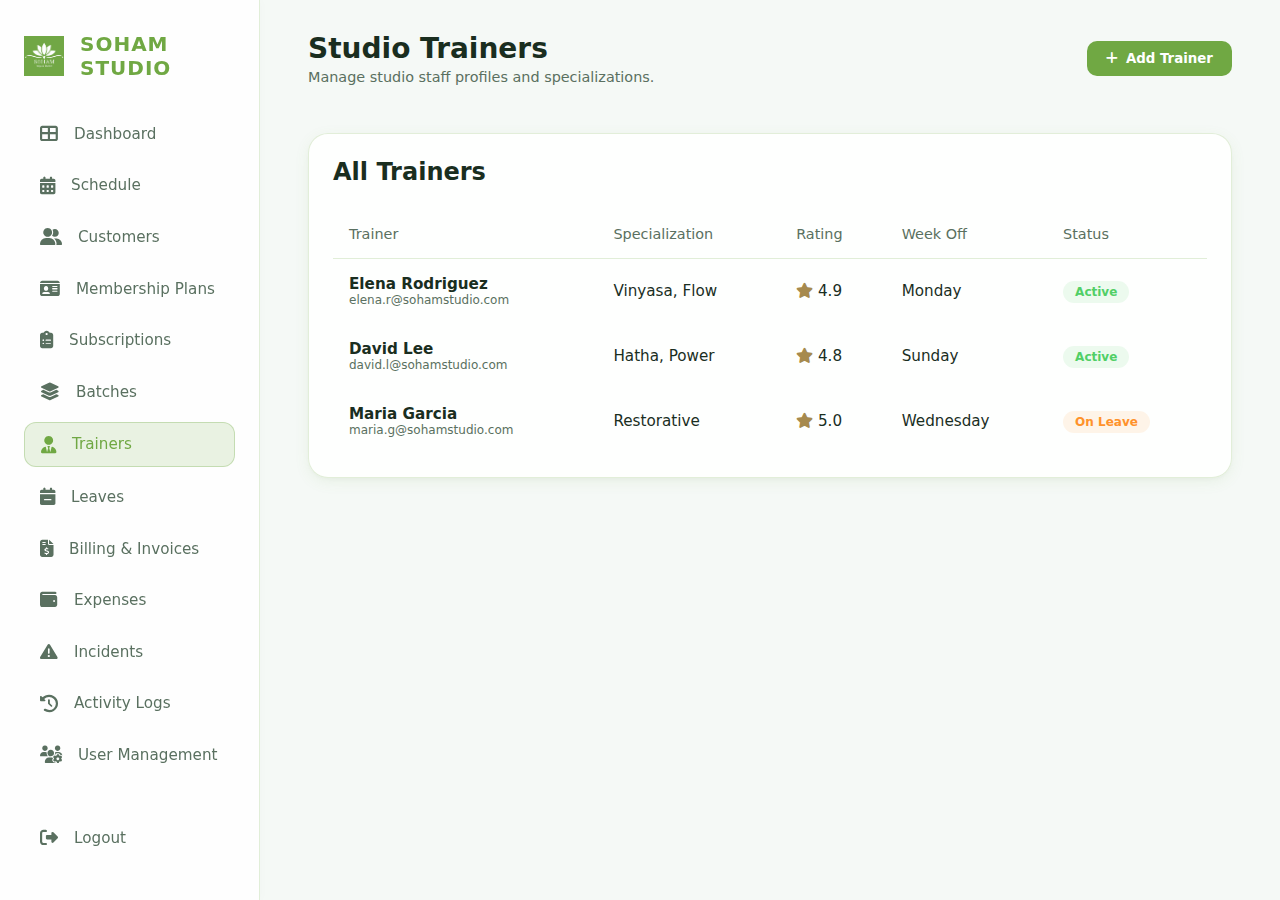
<file: trainers.html>
<!DOCTYPE html>
<html lang="en">

<head>
    <meta charset="UTF-8">
    <meta name="viewport" content="width=device-width, initial-scale=1.0">
    <title>Trainers | Soham Studio Admin</title>
    <link rel="stylesheet" href="style.css">
    <link rel="stylesheet" href="https://cdnjs.cloudflare.com/ajax/libs/font-awesome/6.4.0/css/all.min.css">
</head>

<body>
    <script src="components/sidebar.js"></script>
    <script src="components/trainer-form.js"></script>

    <main class="main-content">
        <header class="animate-fade-in">
            <div class="header-title">
                <h1>Studio Trainers</h1>
                <p>Manage studio staff profiles and specializations.</p>
            </div>
            <div class="header-actions">
                <button id="add-trainer-btn" class="btn btn-primary"><i class="fas fa-plus"></i> Add Trainer</button>
            </div>
        </header>

        <section class="data-container animate-fade-in">
            <div class="table-header">
                <h2>All Trainers</h2>
            </div>
            <table>
                <thead>
                    <tr>
                        <th>Trainer</th>
                        <th>Specialization</th>
                        <th>Rating</th>
                        <th>Week Off</th>
                        <th>Status</th>
                    </tr>
                </thead>
                <tbody>
                    <tr>
                        <td>
                            <div style="font-weight: 600;">Elena Rodriguez</div>
                            <div style="font-size: 0.75rem; color: var(--text-secondary);">elena.r@sohamstudio.com
                            </div>
                        </td>
                        <td>Vinyasa, Flow</td>
                        <td><i class="fas fa-star" style="color: var(--secondary);"></i> 4.9</td>
                        <td>Monday</td>
                        <td><span class="status-pill status-active">Active</span></td>
                    </tr>
                    <tr>
                        <td>
                            <div style="font-weight: 600;">David Lee</div>
                            <div style="font-size: 0.75rem; color: var(--text-secondary);">david.l@sohamstudio.com
                            </div>
                        </td>
                        <td>Hatha, Power</td>
                        <td><i class="fas fa-star" style="color: var(--secondary);"></i> 4.8</td>
                        <td>Sunday</td>
                        <td><span class="status-pill status-active">Active</span></td>
                    </tr>
                    <tr>
                        <td>
                            <div style="font-weight: 600;">Maria Garcia</div>
                            <div style="font-size: 0.75rem; color: var(--text-secondary);">maria.g@sohamstudio.com
                            </div>
                        </td>
                        <td>Restorative</td>
                        <td><i class="fas fa-star" style="color: var(--secondary);"></i> 5.0</td>
                        <td>Wednesday</td>
                        <td><span class="status-pill status-pending">On Leave</span></td>
                    </tr>
                </tbody>
            </table>
        </section>
    </main>
</body>

</html>
</file>
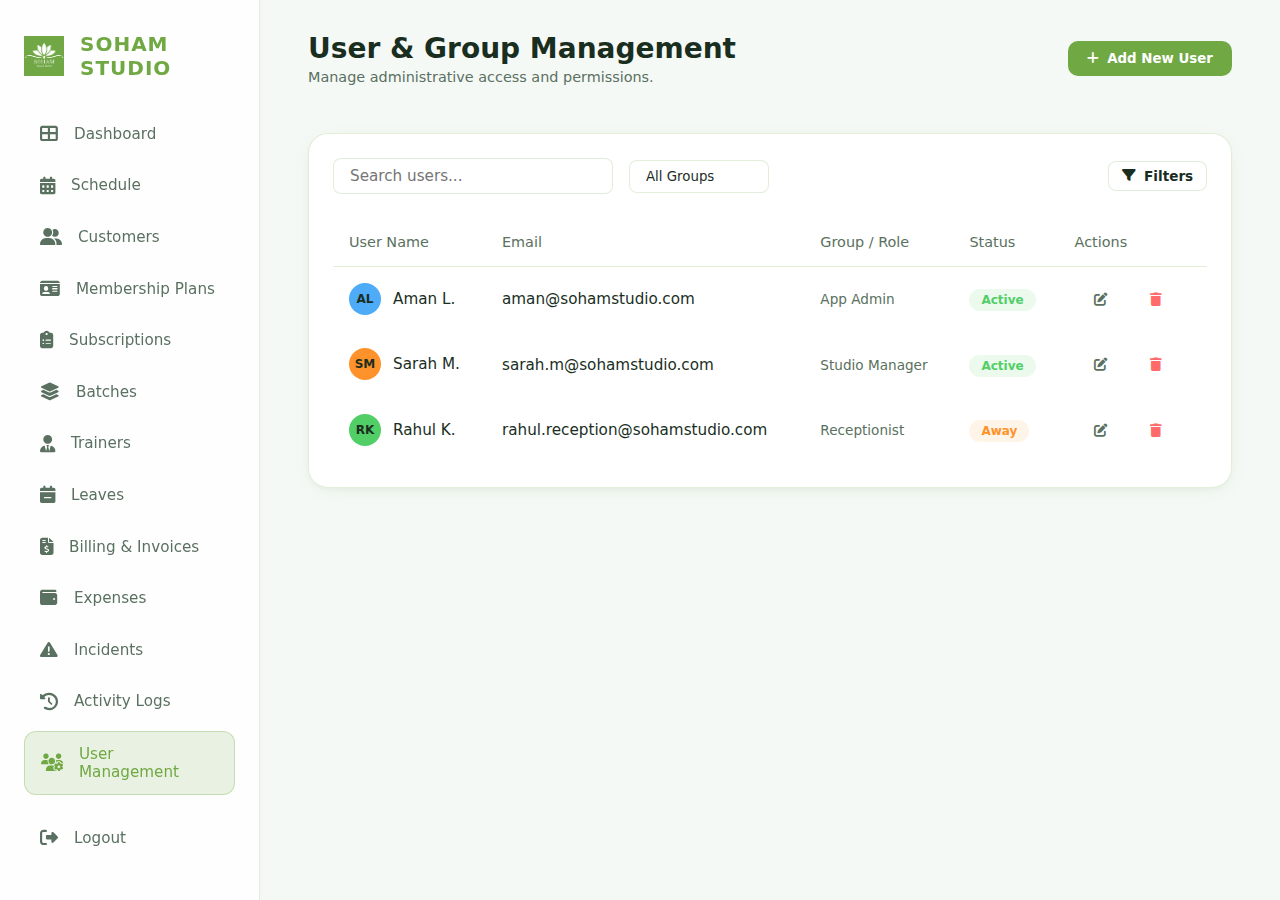
<file: users.html>
<!DOCTYPE html>
<html lang="en">

<head>
    <meta charset="UTF-8">
    <meta name="viewport" content="width=device-width, initial-scale=1.0">
    <title>User Management | Soham Studio Admin</title>
    <link rel="stylesheet" href="style.css">
    <link rel="stylesheet" href="https://cdnjs.cloudflare.com/ajax/libs/font-awesome/6.4.0/css/all.min.css">
</head>

<body>
    <script src="components/sidebar.js"></script>
    <script src="components/user-form.js"></script>

    <main class="main-content">
        <header class="animate-fade-in">
            <div class="header-title">
                <h1>User & Group Management</h1>
                <p>Manage administrative access and permissions.</p>
            </div>
            <div class="header-actions">
                <button id="add-user-btn" class="btn btn-primary"><i class="fas fa-plus"></i> Add New User</button>
            </div>
        </header>

        <section class="data-container animate-fade-in">
            <div class="table-header">
                <div class="search-box" style="display: flex; gap: 1rem; align-items: center;">
                    <input type="text" placeholder="Search users..."
                        style="background: var(--glass); border: 1px solid var(--glass-border); color: var(--text-primary); padding: 0.5rem 1rem; border-radius: 8px; outline: none;">
                    <select
                        style="background: var(--glass); border: 1px solid var(--glass-border); color: var(--text-primary); padding: 0.5rem 1rem; border-radius: 8px; outline: none; appearance: none;">
                        <option>All Groups</option>
                        <option>App Admin</option>
                        <option>Studio Manager</option>
                        <option>Receptionist</option>
                    </select>
                </div>
                <div class="filters">
                    <button class="btn btn-secondary btn-sm"><i class="fas fa-filter"></i> Filters</button>
                </div>
            </div>
            <table>
                <thead>
                    <tr>
                        <th>User Name</th>
                        <th>Email</th>
                        <th>Group / Role</th>
                        <th>Status</th>
                        <th>Actions</th>
                    </tr>
                </thead>
                <tbody>
                    <tr>
                        <td style="display: flex; align-items: center; gap: 0.75rem;">
                            <div
                                style="width: 32px; height: 32px; border-radius: 50%; background: #4dabf7; display: flex; align-items: center; justify-content: center; font-size: 0.75rem; font-weight: 600;">
                                AL</div>
                            Aman L.
                        </td>
                        <td>aman@sohamstudio.com</td>
                        <td><span style="font-size: 0.85rem; color: var(--text-secondary);">App Admin</span></td>
                        <td><span class="status-pill status-active">Active</span></td>
                        <td>
                            <button class="btn btn-icon"
                                style="background: none; border: none; color: var(--text-secondary); cursor: pointer;"><i
                                    class="fas fa-edit"></i></button>
                            <button class="btn btn-icon"
                                style="background: none; border: none; color: #ff6b6b; cursor: pointer;"><i
                                    class="fas fa-trash"></i></button>
                        </td>
                    </tr>
                    <tr>
                        <td style="display: flex; align-items: center; gap: 0.75rem;">
                            <div
                                style="width: 32px; height: 32px; border-radius: 50%; background: #ff922b; display: flex; align-items: center; justify-content: center; font-size: 0.75rem; font-weight: 600;">
                                SM</div>
                            Sarah M.
                        </td>
                        <td>sarah.m@sohamstudio.com</td>
                        <td><span style="font-size: 0.85rem; color: var(--text-secondary);">Studio Manager</span></td>
                        <td><span class="status-pill status-active">Active</span></td>
                        <td>
                            <button class="btn btn-icon"
                                style="background: none; border: none; color: var(--text-secondary); cursor: pointer;"><i
                                    class="fas fa-edit"></i></button>
                            <button class="btn btn-icon"
                                style="background: none; border: none; color: #ff6b6b; cursor: pointer;"><i
                                    class="fas fa-trash"></i></button>
                        </td>
                    </tr>
                    <tr>
                        <td style="display: flex; align-items: center; gap: 0.75rem;">
                            <div
                                style="width: 32px; height: 32px; border-radius: 50%; background: #51cf66; display: flex; align-items: center; justify-content: center; font-size: 0.75rem; font-weight: 600;">
                                RK</div>
                            Rahul K.
                        </td>
                        <td>rahul.reception@sohamstudio.com</td>
                        <td><span style="font-size: 0.85rem; color: var(--text-secondary);">Receptionist</span></td>
                        <td><span class="status-pill status-pending">Away</span></td>
                        <td>
                            <button class="btn btn-icon"
                                style="background: none; border: none; color: var(--text-secondary); cursor: pointer;"><i
                                    class="fas fa-edit"></i></button>
                            <button class="btn btn-icon"
                                style="background: none; border: none; color: #ff6b6b; cursor: pointer;"><i
                                    class="fas fa-trash"></i></button>
                        </td>
                    </tr>
                </tbody>
            </table>
        </section>
    </main>
</body>

</html>
</file>
<file: style.css>
:root {
    --primary: #70a843;
    /* Fresh Grass Green from Logo */
    --secondary: #A68A4E;
    /* Deep Muted Gold - Kept for Earthy contrast */
    --bg-dark: #F5F9F6;
    /* Slightly Fresher White/Green tint Background */
    --bg-card: rgba(255, 255, 255, 0.9);
    --text-primary: #1a2e1f;
    /* Darker Green/Black for text */
    --text-secondary: #5a7060;
    /* Muted Green/Gray */
    --accent: #E2E8F0;
    --glass: rgba(255, 255, 255, 0.85);
    --glass-border: rgba(112, 168, 67, 0.2);
    --sidebar-width: 260px;
    --transition: all 0.3s cubic-bezier(0.4, 0, 0.2, 1);
    --shadow-soft: 0 4px 15px -1px rgba(112, 168, 67, 0.1), 0 2px 4px -1px rgba(0, 0, 0, 0.03);
}

* {
    margin: 0;
    padding: 0;
    box-sizing: border-box;
    font-family: 'Inter', system-ui, -apple-system, sans-serif;
}

body {
    background-color: var(--bg-dark);
    color: var(--text-primary);
    overflow-x: hidden;
    display: flex;
}

/* Scrollbar */
::-webkit-scrollbar {
    width: 6px;
}

::-webkit-scrollbar-track {
    background: transparent;
}

::-webkit-scrollbar-thumb {
    background: var(--glass-border);
    border-radius: 10px;
}

/* Sidebar */
.sidebar {
    width: var(--sidebar-width);
    height: 100vh;
    background: var(--glass);
    backdrop-filter: blur(10px);
    border-right: 1px solid var(--glass-border);
    padding: 2rem 1.5rem;
    position: fixed;
    left: 0;
    top: 0;
    transition: var(--transition);
    display: flex;
    flex-direction: column;
    z-index: 1000;
    box-shadow: 1px 0 10px rgba(0, 0, 0, 0.02);
}

/* ... existing styles ... */
/* Tables */
.data-container {
    background: var(--bg-card);
    border: 1px solid var(--glass-border);
    border-radius: 20px;
    padding: 1.5rem;
    box-shadow: var(--shadow-soft);
}

.logo-container {
    display: flex;
    align-items: center;
    gap: 1rem;
    padding-bottom: 2rem;
    /* reduced margin to padding for fixed header effect */
    flex-shrink: 0;
}

.logo-container img {
    width: 40px;
    height: 40px;
}

.logo-container h2 {
    font-size: 1.25rem;
    font-weight: 600;
    letter-spacing: 1px;
    color: var(--primary);
}

.nav-links {
    list-style: none;
    flex-grow: 1;
    overflow-y: auto;
    scrollbar-width: thin;
    margin-right: -0.5rem;
    /* pull scrollbar into padding */
    padding-right: 0.5rem;
}

.nav-item {
    margin-bottom: 0.5rem;
}

.nav-link {
    display: flex;
    align-items: center;
    gap: 1rem;
    padding: 0.8rem 1rem;
    text-decoration: none;
    color: var(--text-secondary);
    border-radius: 12px;
    transition: var(--transition);
    font-size: 0.95rem;
}

.nav-link:hover,
.nav-link.active {
    background: var(--glass);
    color: var(--text-primary);
    border: 1px solid var(--glass-border);
}

.nav-link.active {
    background: rgba(112, 168, 67, 0.15);
    color: var(--primary);
    border: 1px solid rgba(112, 168, 67, 0.3);
}

.nav-link i {
    font-size: 1.1rem;
}

/* Main Content */
.main-content {
    margin-left: var(--sidebar-width);
    flex-grow: 1;
    padding: 2rem 3rem;
    min-height: 100vh;
}

header {
    display: flex;
    justify-content: space-between;
    align-items: center;
    margin-bottom: 3rem;
}

.header-title h1 {
    font-size: 1.75rem;
    font-weight: 700;
    margin-bottom: 0.25rem;
}

.header-title p {
    color: var(--text-secondary);
    font-size: 0.9rem;
}

.user-profile {
    display: flex;
    align-items: center;
    gap: 1rem;
    background: var(--glass);
    padding: 0.5rem 1rem;
    border-radius: 50px;
    border: 1px solid var(--glass-border);
}

.user-img {
    width: 35px;
    height: 35px;
    border-radius: 50%;
    background: var(--primary);
}

/* Dashboard Cards */
.stats-grid {
    display: grid;
    grid-template-columns: repeat(auto-fit, minmax(240px, 1fr));
    gap: 1.5rem;
    margin-bottom: 3rem;
}

.card {
    background: var(--bg-card);
    border: 1px solid var(--glass-border);
    padding: 1.5rem;
    border-radius: 20px;
    transition: var(--transition);
    box-shadow: var(--shadow-soft);
}

.card:hover {
    transform: translateY(-5px);
    background: rgba(255, 255, 255, 0.95);
    border-color: var(--primary);
    box-shadow: 0 10px 15px -3px rgba(0, 0, 0, 0.05), 0 4px 6px -2px rgba(0, 0, 0, 0.025);
}

.card-icon {
    width: 45px;
    height: 45px;
    background: rgba(112, 168, 67, 0.1);
    /* Adjusted based on new primary dark hex */
    color: var(--primary);
    border-radius: 12px;
    display: flex;
    align-items: center;
    justify-content: center;
    margin-bottom: 1rem;
    font-size: 1.2rem;
}

.card-info h3 {
    font-size: 0.85rem;
    color: var(--text-secondary);
    text-transform: uppercase;
    letter-spacing: 1px;
    margin-bottom: 0.5rem;
}

.card-info .value {
    font-size: 1.5rem;
    font-weight: 700;
}

.trend {
    font-size: 0.75rem;
    margin-top: 0.5rem;
}

.trend.up {
    color: #51cf66;
}

.trend.down {
    color: #ff6b6b;
}

/* Tables */
.data-container {
    background: var(--bg-card);
    border: 1px solid var(--glass-border);
    border-radius: 20px;
    padding: 1.5rem;
}

.table-header {
    display: flex;
    justify-content: space-between;
    align-items: center;
    margin-bottom: 1.5rem;
}

.search-box input {
    background: var(--glass);
    border: 1px solid var(--glass-border);
    color: var(--text-primary);
    padding: 0.6rem 1.2rem;
    border-radius: 10px;
    outline: none;
    width: 280px;
    transition: var(--transition);
    font-size: 0.95rem;
}

.search-box input:focus {
    border-color: var(--primary);
    background: rgba(255, 255, 255, 0.9);
    box-shadow: 0 0 0 3px rgba(112, 168, 67, 0.1);
}

.date-selector-wrapper {
    display: flex;
    gap: 0.5rem;
    align-items: center;
}

.date-range-filter {
    display: flex;
    align-items: center;
    background: var(--glass);
    border: 1px solid var(--glass-border);
    padding: 0.6rem 1.2rem;
    border-radius: 12px;
    gap: 0.8rem;
    transition: var(--transition);
    cursor: pointer;
    min-width: 250px;
}

.date-range-filter:hover {
    border-color: var(--primary);
    background: rgba(255, 255, 255, 0.9);
    box-shadow: var(--shadow-soft);
}

.date-range-filter i {
    color: var(--primary);
    font-size: 0.9rem;
}

.date-range-filter input {
    background: transparent;
    border: none;
    outline: none;
    color: var(--text-primary);
    font-size: 0.9rem;
    font-weight: 500;
    cursor: pointer;
    width: 100%;
}

.date-range-filter .fa-chevron-down {
    color: var(--text-secondary);
    font-size: 0.8rem;
    transition: var(--transition);
}

.date-range-filter:hover .fa-chevron-down {
    transform: translateY(2px);
}

table {
    width: 100%;
    border-collapse: collapse;
}

th {
    text-align: left;
    padding: 1rem;
    color: var(--text-secondary);
    font-weight: 500;
    font-size: 0.9rem;
    border-bottom: 1px solid var(--glass-border);
}

td {
    padding: 1rem;
    font-size: 0.95rem;
    border-bottom: 1px solid rgba(255, 255, 255, 0.03);
}

tr:last-child td {
    border-bottom: none;
}

.status-pill {
    padding: 0.25rem 0.75rem;
    border-radius: 50px;
    font-size: 0.75rem;
    font-weight: 600;
}

.status-active {
    background: rgba(81, 207, 102, 0.1);
    color: #51cf66;
}

.status-pending {
    background: rgba(255, 146, 43, 0.1);
    color: #ff922b;
}

.status-completed {
    background: rgba(51, 154, 240, 0.1);
    color: #339af0;
}

/* Buttons */
.btn {
    padding: 0.6rem 1.2rem;
    border-radius: 10px;
    border: none;
    cursor: pointer;
    font-weight: 600;
    transition: var(--transition);
    display: inline-flex;
    align-items: center;
    justify-content: center;
    gap: 0.5rem;
}

.btn-sm {
    padding: 0.4rem 0.8rem;
    font-size: 0.85rem;
    border-radius: 8px;
}

.btn-primary {
    background: var(--primary);
    color: white;
}

.btn-primary:hover {
    background: #5d8f36;
}

.btn-secondary {
    background: var(--glass);
    color: var(--text-primary);
    border: 1px solid var(--glass-border);
}

.btn-secondary:hover {
    background: rgba(255, 255, 255, 0.15);
}

.btn-refund:hover {
    background: rgba(255, 146, 43, 0.1);
    color: #ff922b;
    border-color: rgba(255, 146, 43, 0.3);
}

/* Animations */
@keyframes fadeIn {
    from {
        opacity: 0;
        transform: translateY(20px);
    }

    to {
        opacity: 1;
        transform: translateY(0);
    }
}

.animate-fade-in {
    animation: fadeIn 0.6s ease forwards;
}
</file>
